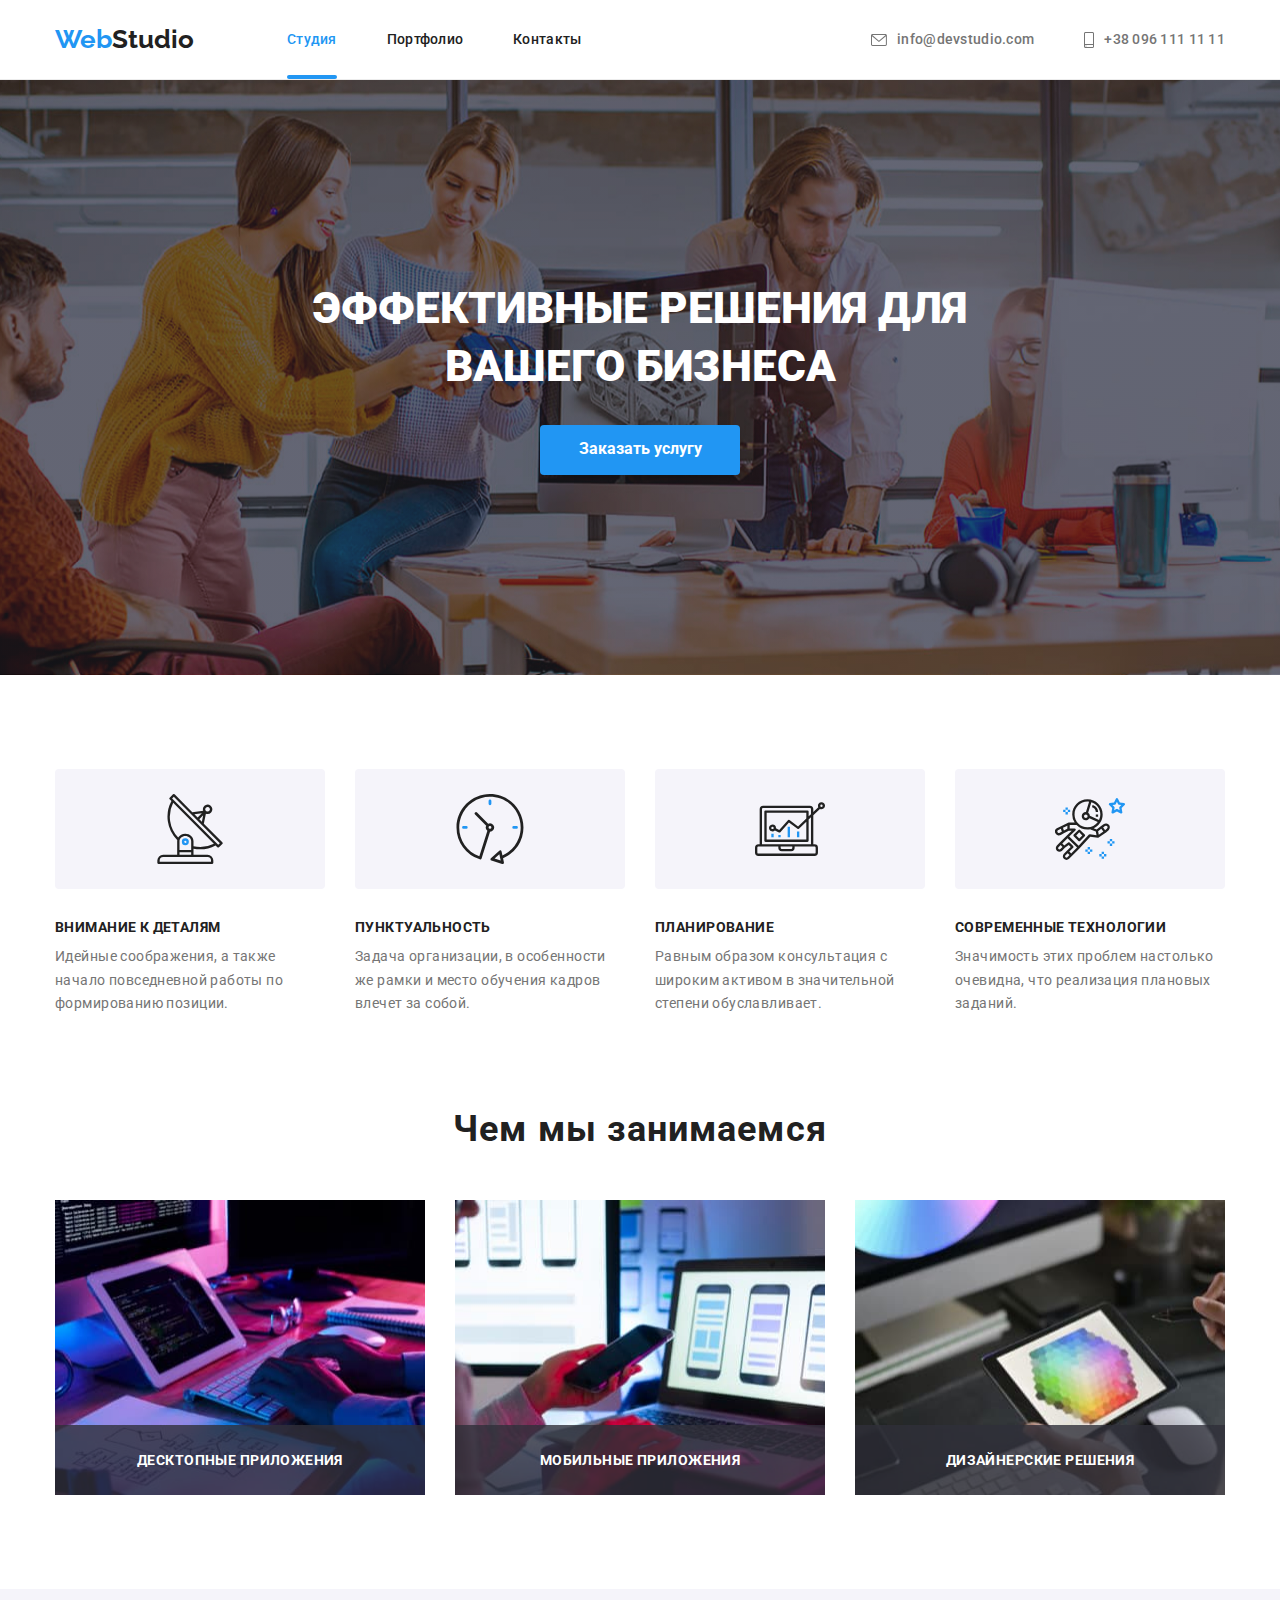
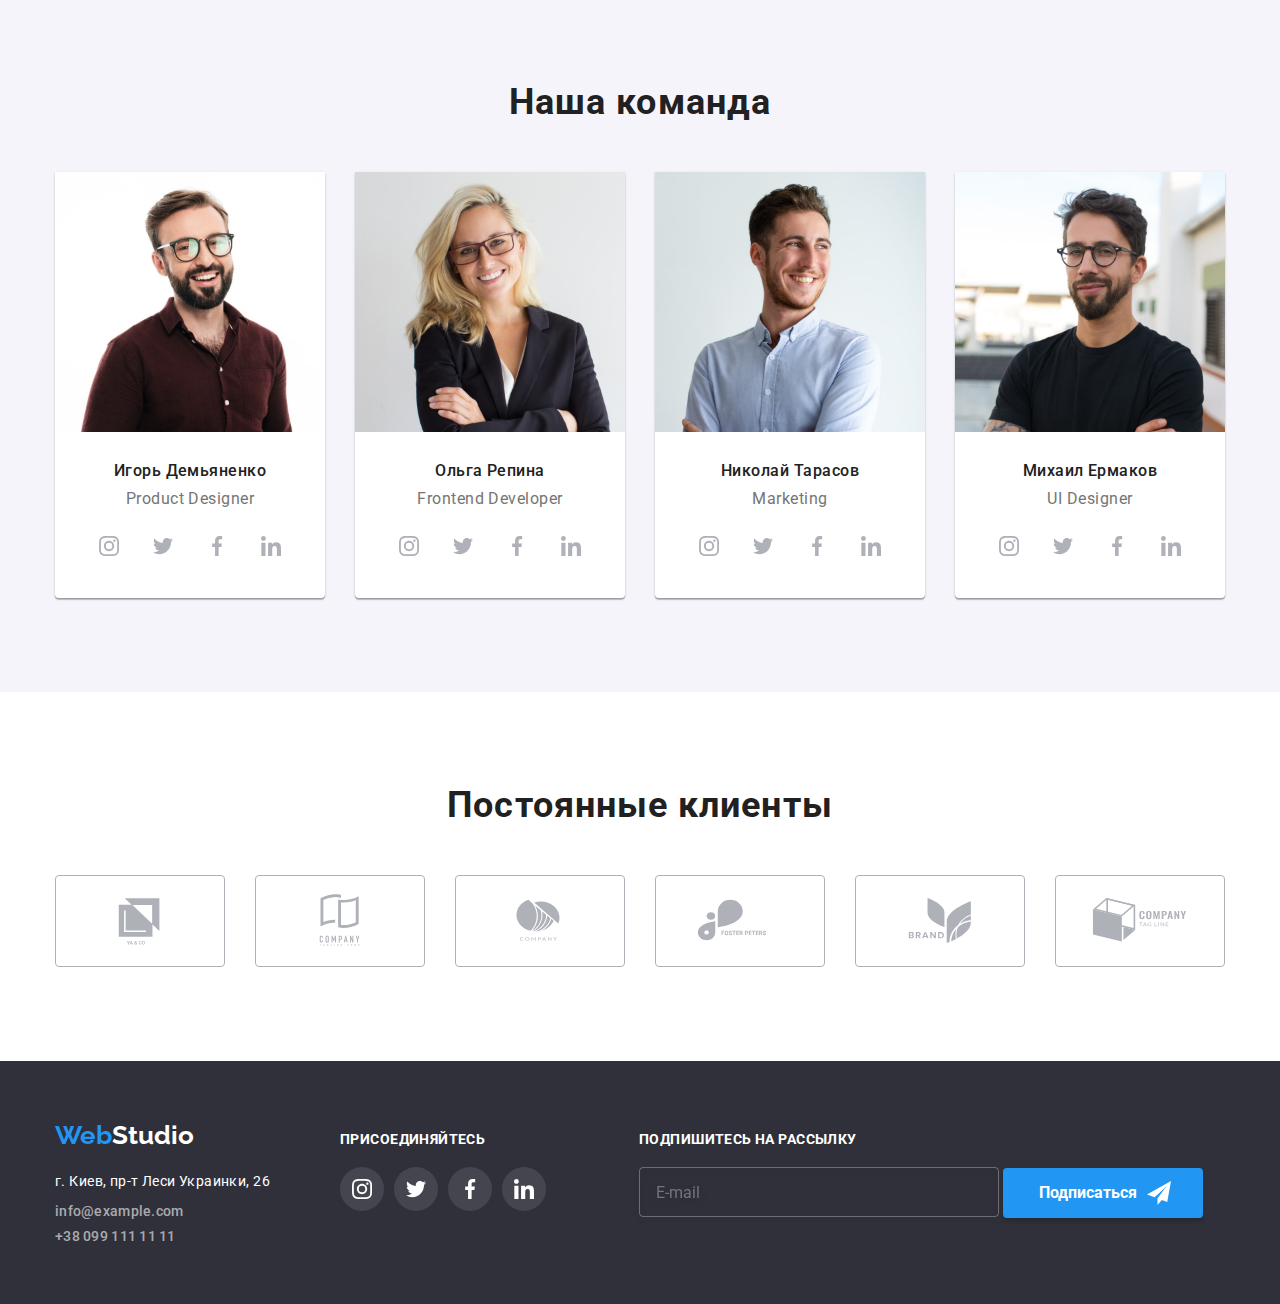
<file: index.html>
<!DOCTYPE html>
<html lang="ru">
  <head>
    <meta charset="UTF-8" />
    <meta http-equiv="X-UA-Compatible" content="IE=edge" />
    <meta name="viewport" content="width=device-width, initial-scale=1.0" />
    <link rel="preconnect" href="https://fonts.googleapis.com" />
    <link rel="preconnect" href="https://fonts.gstatic.com" crossorigin />
    <link
      href="https://fonts.googleapis.com/css2?family=Raleway:wght@700&family=Roboto:wght@400;500;700;900&display=swap"
      rel="stylesheet"
    />
    <link rel="stylesheet" href="./css/main.min.css">
    <title>WebStudio</title>
  </head>
  <body data-page>
    <header>
      <div class="container flex"> 
      <nav class="flex">
        <a href="index.html" class="logo__head logo" lang="en"
          >Web<span class="logo__head--accent">Studio</span>
        </a>
        <ul class="list flex nav">
          <li><a href="index.html" class="nav__link nav__link--current">Студия</a></li>
          <li><a href="portfolio.html" class="nav__link">Портфолио</a></li>
          <li><a href="" class="nav__link">Контакты</a></li>
        </ul>
      </nav>
      <ul class="list flex contacts">
        <li class="contacts__item">
          <a class="contacts__nav" href="mailto:info@devstudio.com" > 
            <svg class="contacts__icon" width="16" height="12"> 
               <use href="./images/icons.svg#icon-mail"></use>
            </svg>info@devstudio.com</a>
        </li>
         <li class="contacts__item">
            <a class="contacts__nav" href="tel:+380961111111" > 
               <svg class="contacts__icon" width="10" height="16"> 
                  <use href="./images/icons.svg#icon-smartphone"></use>
               </svg>+38 096 111 11 11</a>
         </li>
      </ul>
   </div>
    </header>

    <main>
      <section class="hero__section section__wrap section  bg__image__hero"> 
         <div class="container">
           <h1 class="hero__title">Эффективные решения для вашего бизнеса</h1>
           <button type="button" class="hero__button" data-modal-open>Заказать услугу</button>
         </div>
      </section>
      
      <section class="section">
      <div class="container">
        <h2 class="visually__hidden">benefits</h2>
        <ul class="list flex list__benefits">
          <li class="benefit__cards">
            <div class="benefit__link"> 
               <svg class="benefits__icon" width="70" height="70"> 
                  <use href="./images/icons.svg#icon-antenna"></use>
               </svg>
            </div>
            <h3 class="benefit__title">Внимание к деталям</h3>
            <p class="benefit__text">
              Идейные соображения, а также начало повседневной работы по формированию позиции.
            </p>
          </li>

          <li class="benefit__cards">
            <div class="benefit__link"> 
               <svg class="benefits__icon" width="70" height="70"> 
                  <use href="./images/icons.svg#icon-clock"></use>
               </svg>
            </div>
            <h3 class="benefit__title">Пунктуальность</h3>
            <p class="benefit__text">
              Задача организации, в особенности же рамки и место обучения кадров влечет за собой.
            </p>
          </li>

          <li class="benefit__cards">
            <div class="benefit__link"> 
               <svg class="benefits__icon" width="70" height="70"> 
                  <use href="./images/icons.svg#icon-diagram"></use>
               </svg>
            </div>
            <h3 class="benefit__title">Планирование</h3>
            <p class="benefit__text">
              Равным образом консультация с широким активом в значительной степени обуславливает.
            </p>
          </li>

          <li class="benefit__cards">
            <div class="benefit__link"> 
               <svg class="benefits__icon" width="70" height="70"> 
                  <use href="./images/icons.svg#icon-astronaut"></use>
               </svg>
            </div>
            <h3 class="benefit__title">Современные технологии</h3>
            <p class="benefit__text">
              Значимость этих проблем настолько очевидна, что реализация плановых заданий.
            </p>
          </li>
        </ul>
      </div>
      </section>

      <section class="section">
         <div class="container">
        <h2 class="title">Чем мы занимаемся</h2>
        <ul class="list__work flex">
          <li class="item__list__work">
            <img src="./images/benefits-images/coding_1.jpg" alt="coding 1" width="370" height="295" />
             <div class="list__work--overlay">
               <p class="title__list__work--overlay">Десктопные приложения</p>
            </div>
          </li>
          <li class="item__list__work">
            <img src="./images/benefits-images/coding_mobile.jpg" alt="coding mobile" width="370" height="295" />
            <div class="list__work--overlay">
               <p class="title__list__work--overlay">Мобильные приложения</p>
            </div>
          </li>
          <li class="item__list__work">
            <img src="./images/benefits-images/graphic_tablet.jpg" alt="graphic tablet" width="370" height="295" />
            <div class="list__work--overlay">
               <p class="title__list__work--overlay">Дизайнерские решения</p>
            </div>
          </li>
        </ul>
            </div>
      </section>

      <section class="team__bg section">
      <div class="container">
        <h2 class="title">Наша команда</h2>

        <ul class="list flex list__team">
          <li class="bg__cards">
            <img src="./images/team-images/Igor.jpg" alt="Igor" width="270" height="260" />
            <div class="team__text__card">
            <h3 class="team__name">Игорь Демьяненко</h3>
            <p lang="en" class="team__text">Product Designer</p>
            <ul class="list flex social__list">
               <li class="social__item">
                  <a 
                  class="social__link"
                  href=""
                  rel="noopener nooferrer"
                  target="_blank"
                  aria-label="instagram"
                  >  
                     <svg class="social__icon" width="20" height="20"> 
                        <use href="./images/icons.svg#icon-instagram"></use>
                     </svg>
                  </a>
               </li>
               <li class="social__item">
                  <a 
                  class="social__link"
                  href=""
                  rel="noopener nooferrer"
                  target="_blank"
                  aria-label="twitter"
                  >
                     <svg class="social__icon" width="20" height="20"> 
                        <use href="./images/icons.svg#icon-twitter"></use>
                     </svg>
                  </a>
               </li>
               <li class="social__item">
                  <a 
                  class="social__link"
                  href=""
                  rel="noopener nooferrer"
                  target="_blank"
                  aria-label="facebook"
                  >
                     <svg class="social__icon" width="20" height="20"> 
                        <use href="./images/icons.svg#icon-facebook"></use>
                     </svg>
                  </a>
               </li>
               <li class="social__item">
                  <a 
                  class="social__link"
                  href=""
                  rel="noopener nooferrer"
                  target="_blank"
                  aria-label="linkedin"
                  >
                     <svg class="social__icon" width="20" height="20"> 
                        <use href="./images/icons.svg#icon-linkedin"></use>
                     </svg>
                  </a>
               </li>
            </ul>
            </div>
          </li>

          <li class="bg__cards">
            <img src="./images/team-images/Olga.jpg" alt="Olga" width="270" height="260" />
            <div class="team__text__card">
            <h3 class="team__name">Ольга Репина</h3>
            <p lang="en" class="team__text">Frontend Developer</p>
            <ul class="list flex social__list">
               <li class="social__item">
                  <a 
                  class="social__link"
                  href=""
                  rel="noopener nooferrer"
                  target="_blank"
                  aria-label="instagram"
                  >  
                     <svg class="social__icon" width="20" height="20"> 
                        <use href="./images/icons.svg#icon-instagram"></use>
                     </svg>
                  </a>
               </li>
               <li class="social__item">
                  <a 
                  class="social__link"
                  href=""
                  rel="noopener nooferrer"
                  target="_blank"
                  aria-label="twitter"
                  >
                     <svg class="social__icon" width="20" height="20"> 
                        <use href="./images/icons.svg#icon-twitter"></use>
                     </svg>
                  </a>
               </li>
               <li class="social__item">
                  <a 
                  class="social__link"
                  href=""
                  rel="noopener nooferrer"
                  target="_blank"
                  aria-label="facebook"
                  >
                     <svg class="social__icon" width="20" height="20"> 
                        <use href="./images/icons.svg#icon-facebook"></use>
                     </svg>
                  </a>
               </li>
               <li class="social__item">
                  <a 
                  class="social__link"
                  href=""
                  rel="noopener nooferrer"
                  target="_blank"
                  aria-label="linkedin"
                  >
                     <svg class="social__icon" width="20" height="20"> 
                        <use href="./images/icons.svg#icon-linkedin"></use>
                     </svg>
                  </a>
               </li>
            </ul>
            </div>
          </li>

          <li class="bg__cards">
            <img src="./images/team-images/Nicolai.jpg" alt="Nicolai" width="270" height="260" />
            <div class="team__text__card">
            <h3 class="team__name">Николай Тарасов</h3>
            <p lang="en" class="team__text">Marketing</p>
            <ul class="list flex social__list">
               <li class="social__item">
                  <a 
                  class="social__link"
                  href=""
                  rel="noopener nooferrer"
                  target="_blank"
                  aria-label="instagram"
                  >  
                     <svg class="social__icon" width="20" height="20"> 
                        <use href="./images/icons.svg#icon-instagram"></use>
                     </svg>
                  </a>
               </li>
               <li class="social__item">
                  <a 
                  class="social__link"
                  href=""
                  rel="noopener nooferrer"
                  target="_blank"
                  aria-label="twitter"
                  >
                     <svg class="social__icon" width="20" height="20"> 
                        <use href="./images/icons.svg#icon-twitter"></use>
                     </svg>
                  </a>
               </li>
               <li class="social__item">
                  <a 
                  class="social__link"
                  href=""
                  rel="noopener nooferrer"
                  target="_blank"
                  aria-label="facebook"
                  >
                     <svg class="social__icon" width="20" height="20"> 
                        <use href="./images/icons.svg#icon-facebook"></use>
                     </svg>
                  </a>
               </li>
               <li class="social__item">
                  <a 
                  class="social__link"
                  href=""
                  rel="noopener nooferrer"
                  target="_blank"
                  aria-label="linkedin"
                  >
                     <svg class="social__icon" width="20" height="20"> 
                        <use href="./images/icons.svg#icon-linkedin"></use>
                     </svg>
                  </a>
               </li>
            </ul>
            </div>
          </li>

          <li class="bg__cards">
            <img src="./images/team-images/Mihail.jpg" alt="Mihail" width="270" height="260" />
            <div class="team__text__card">
            <h3 class="team__name">Михаил Ермаков</h3>
            <p lang="en" class="team__text">UI Designer</p>
            <ul class="list flex social__list">
               <li class="social__item">
                  <a 
                  class="social__link"
                  href=""
                  rel="noopener nooferrer"
                  target="_blank"
                  aria-label="instagram"
                  >  
                     <svg class="social__icon" width="20" height="20"> 
                        <use href="./images/icons.svg#icon-instagram"></use>
                     </svg>
                  </a>
               </li>
               <li class="social__item">
                  <a 
                  class="social__link"
                  href=""
                  rel="noopener nooferrer"
                  target="_blank"
                  aria-label="twitter"
                  >
                     <svg class="social__icon" width="20" height="20"> 
                        <use href="./images/icons.svg#icon-twitter"></use>
                     </svg>
                  </a>
               </li>
               <li class="social__item">
                  <a 
                  class="social__link"
                  href=""
                  rel="noopener nooferrer"
                  target="_blank"
                  aria-label="facebook"
                  >
                     <svg class="social__icon" width="20" height="20"> 
                        <use href="./images/icons.svg#icon-facebook"></use>
                     </svg>
                  </a>
               </li>
               <li class="social__item">
                  <a 
                  class="social__link"
                  href=""
                  rel="noopener nooferrer"
                  target="_blank"
                  aria-label="linkedin"
                  >
                     <svg class="social__icon" width="20" height="20"> 
                        <use href="./images/icons.svg#icon-linkedin"></use>
                     </svg>
                  </a>
               </li>
            </ul>
         </div>
          </li>
        </ul>
      </div>
      </section>

      <section class="section">
         <div class="container"> 
            <h2 class="title">Постоянные клиенты</h2>
            <ul class="list flex clients__list">
               <li>
                  <a 
                     class="clients__link"
                     href=""
                     rel="noopener nooferrer"
                     target="_blank"
                     aria-label="Logo-1"
                     > 
                        <svg class="clients__icon" width="106" height="60"> 
                           <use href="./images/icons.svg#icon-Logo-1"></use>
                        </svg>
                  </a>
               </li>
               <li>
                  <a 
                     class="clients__link"
                     href=""
                     rel="noopener nooferrer"
                     target="_blank"
                     aria-label="Logo-2"
                     > 
                        <svg class="clients__icon" width="106" height="60"> 
                           <use href="./images/icons.svg#icon-Logo-2"></use>
                        </svg>
                  </a>
               </li>
               <li>
                  <a 
                     class="clients__link"
                     href=""
                     rel="noopener nooferrer"
                     target="_blank"
                     aria-label="Logo-3"
                     > 
                        <svg class="clients__icon" width="106" height="60"> 
                           <use href="./images/icons.svg#icon-Logo-3"></use>
                        </svg>
                  </a>
               </li>
               <li>
                  <a 
                     class="clients__link"
                     href=""
                     rel="noopener nooferrer"
                     target="_blank"
                     aria-label="Logo-4"
                     > 
                        <svg class="clients__icon" width="106" height="60"> 
                           <use href="./images/icons.svg#icon-Logo-4"></use>
                        </svg>
                  </a>
               </li>
               <li>
                  <a 
                     class="clients__link"
                     href=""
                     rel="noopener nooferrer"
                     target="_blank"
                     aria-label="Logo-5"
                     > 
                        <svg class="clients__icon" width="106" height="60"> 
                           <use href="./images/icons.svg#icon-Logo-5"></use>
                        </svg>
                  </a>
               </li>
               <li>
                  <a 
                     class="clients__link"
                     href=""
                     rel="noopener nooferrer"
                     target="_blank"
                     aria-label="Logo-6"
                     > 
                        <svg class="clients__icon" width="106" height="60"> 
                           <use href="./images/icons.svg#icon-Logo-6"></use>
                        </svg>
                  </a>
               </li>
            </ul>
         </div>
      </section>
    </main>

    <footer class="footer__bg">
      <div class="container flex blocks">
      <div>
      <a href="index.html" lang="en" class="logo__foot"
        >Web<span class="logo__foot--accent">Studio</span></a
      >
      <address>
        <ul class="list foot--align">
          <li class="list__foot__item">
            <a
              href="//www.google.com/maps/place/бул.+Леси+Украинки,+26"
              target="_blank"
              class="address"
              >г. Киев, пр-т Леси Украинки, 26</a
            >
          </li>
          <li class="list__foot__item"><a href="mailto:info@example.com" class="contacts__foot">info@example.com</a></li>
          <li><a href="tel:+380991111111" class="contacts__foot">+38 099 111 11 11</a></li>
        </ul>
      </address>
      </div>
 

      <div  class="foot--rigth__block">
         <p class="foot__title">присоединяйтесь</з>
         <ul class="list flex social__list__foot">
               <li class="social__item">
                  <a 
                  class="social__link__foot"
                  href=""
                  rel="noopener nooferrer"
                  target="_blank"
                  aria-label="instagram"
                  >  
                     <svg class="social__icon__foot" width="20" height="20"> 
                        <use href="./images/icons.svg#icon-instagram"></use>
                     </svg>
                  </a>
               </li>
               <li class="social__item">
                  <a 
                  class="social__link__foot"
                  href=""
                  rel="noopener nooferrer"
                  target="_blank"
                  aria-label="twitter"
                  >
                     <svg class="social__icon__foot" width="20" height="20"> 
                        <use href="./images/icons.svg#icon-twitter"></use>
                     </svg>
                  </a>
               </li>
               <li class="social__item">
                  <a 
                  class="social__link__foot"
                  href=""
                  rel="noopener nooferrer"
                  target="_blank"
                  aria-label="facebook"
                  >
                     <svg class="social__icon__foot" width="20" height="20"> 
                        <use href="./images/icons.svg#icon-facebook"></use>
                     </svg>
                  </a>
               </li>
               <li class="social__item__foot">
                  <a 
                  class="social__link__foot"
                  href=""
                  rel="noopener nooferrer"
                  target="_blank"
                  aria-label="linkedin"
                  >
                     <svg class="social__icon__foot" width="20" height="20"> 
                        <use href="./images/icons.svg#icon-linkedin"></use>
                     </svg>
                  </a>
               </li>
            </ul>
      </div>
      <div class="foot__email__block">
            <p class="foot__title">подпишитесь на рассылку</p>
            <form action="" name="email">
               <label for="user_email" >
                  <input type="email" name="email" placeholder="E-mail" class="foot__email__label"/>
               </label>
               <button type="submit" class="foot__email__btn">
                  <p class="foot__email__btn__text">Подписаться</p> 
                  <svg class="foot__email__btn__icon" width="24" height="24">
                     <use href="./images/icons.svg#icon-send"></use>
                  </svg> 
               </button>
            </form>
      </div>
      </div>
    </footer>


    <div class="backdrop is__hidden" data-modal>
      <div class="modal">
         <button type="button" class="modal__btn" data-modal-close>
            <svg class="modal__btn__icon" width="11" height="11"> 
               <use href="./images/icons.svg#icon-close"></use>
            </svg>
         </button>

         
         <form name="signup_form" novalidate class="modal__form">
         <strong class="modal__title">Оставьте свои данные, мы вам перезвоним</strong>
            <div class="form__group">
            <label class="modal__label">
              <span class="modal__text">Имя</span> 
              <input type="text" name="name" class="modal__input"  placeholder=""/>
              <svg class="modal__form__icon" width="18" height="18">
              <use href="./images/icons.svg#icon-person"></use>
              </svg>
            </label>

            <label class="modal__label">
              <span class="modal__text">Телефон</span> 
              <input type="tel" name="telephone" class="modal__input"  placeholder=""/>
              <svg class="modal__form__icon" width="18" height="18">
              <use href="./images/icons.svg#icon-phone"></use>
              </svg>
            </label>

            <label class="modal__label">
              <span class="modal__text">Почта</span> 
              <input type="email" name="email" class="modal__input"  placeholder=""/>
              <svg class="modal__form__icon" width="18" height="18">
              <use href="./images/icons.svg#icon-email"></use>
              </svg>
            </label>

            
            <label class="modal__label">
               <span class="modal__text">Комменатрий</span> 
               <textarea name="feedback" rows="5" placeholder="Введите текст" class="modal__textarea"></textarea>
            </label>
         </div>

            <label class="flex modal__checkbox">
               <input type="checkbox" name="licens" value=" " checked class="licens__checkbox visually__hidden"/>
               <svg class="icon__licens" width="16" height="15">
               <use class="icon__licens--unchecked" href="./images/icons.svg#icon-first-checkbox"></use>
               <use class="icon__licens--checked" href="./images/icons.svg#icon-second-checkbox"></use>
               </svg>
               <span class="modal__licens__text">Соглашаюсь с рассылкой и принимаю 
                  <a href="" class="modal__licens__link">Условия договора</a> 
               </span>
            </label>

            <button type="submit" class="modal__form__btn">Отправить</button>
         </form>
         
      </div>
    </div>
   <script src="./js/modal.js"></script>
  </body>
</html>
</file>
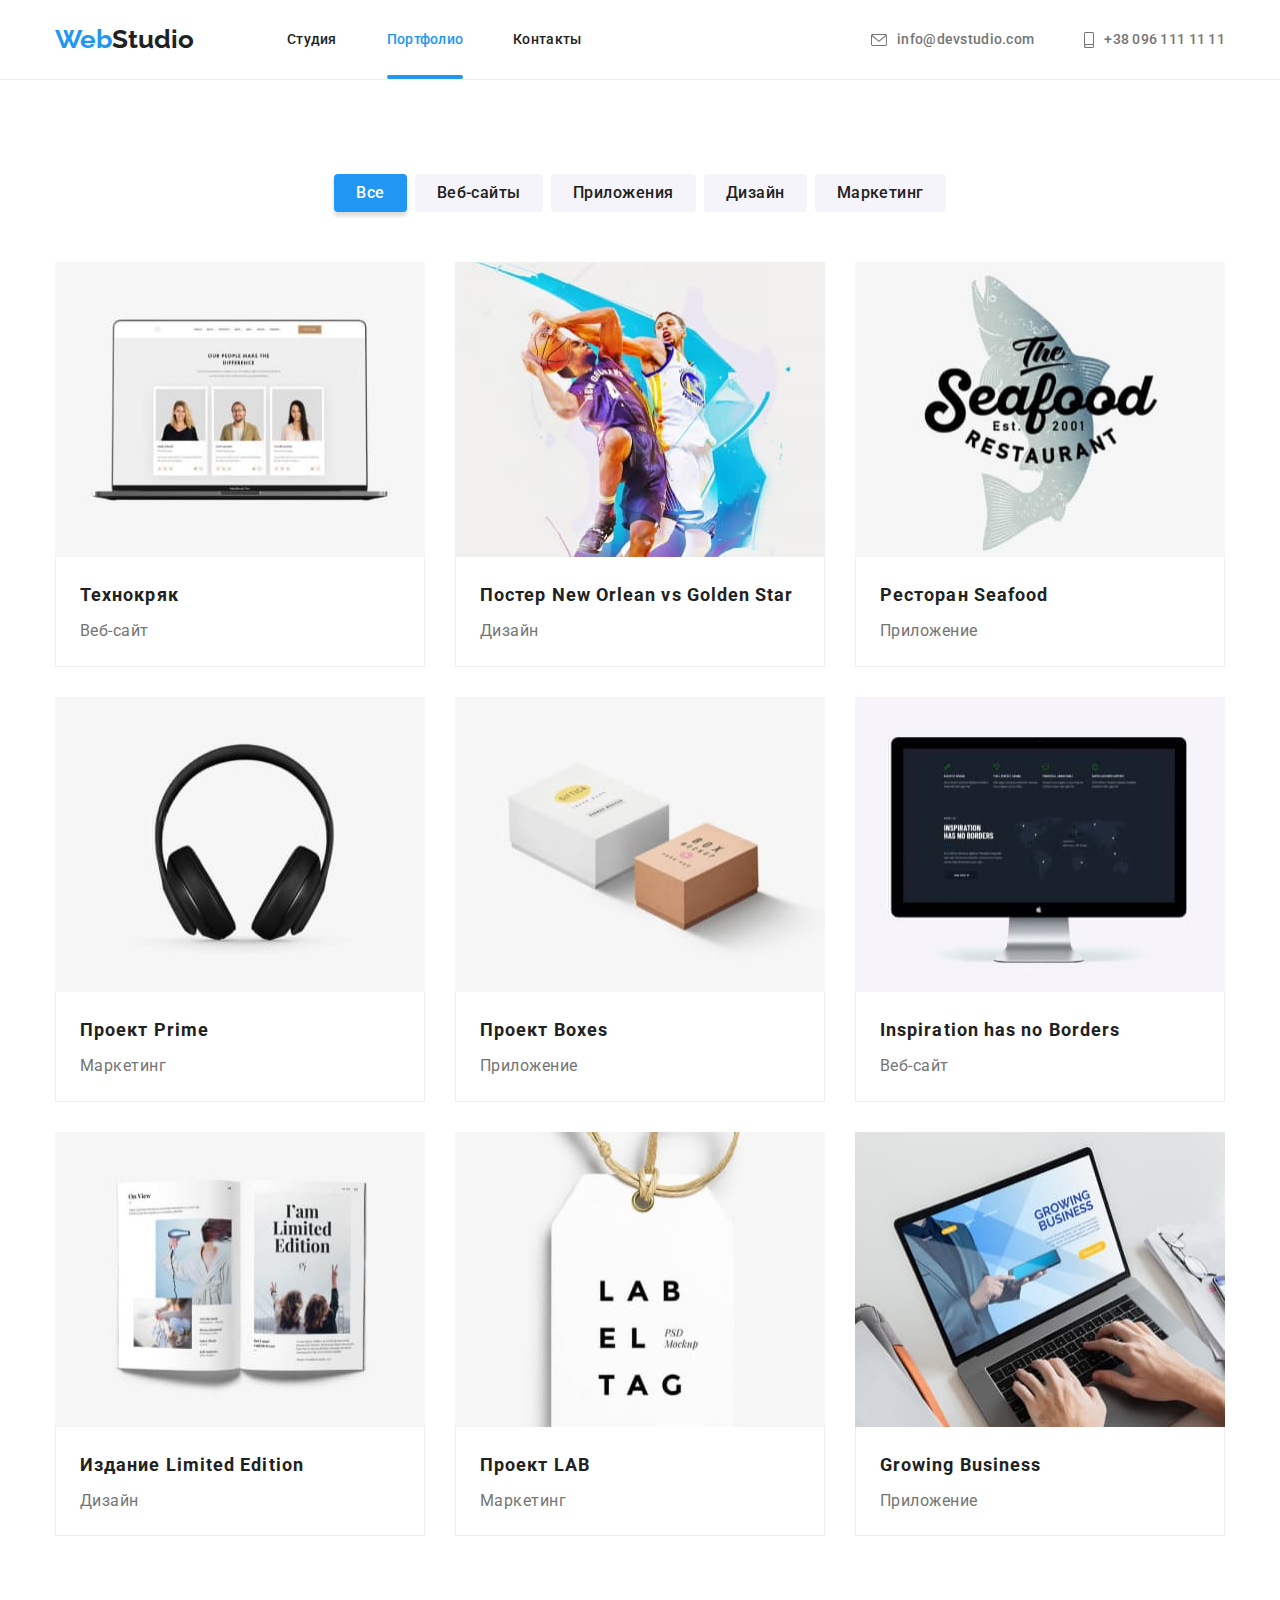
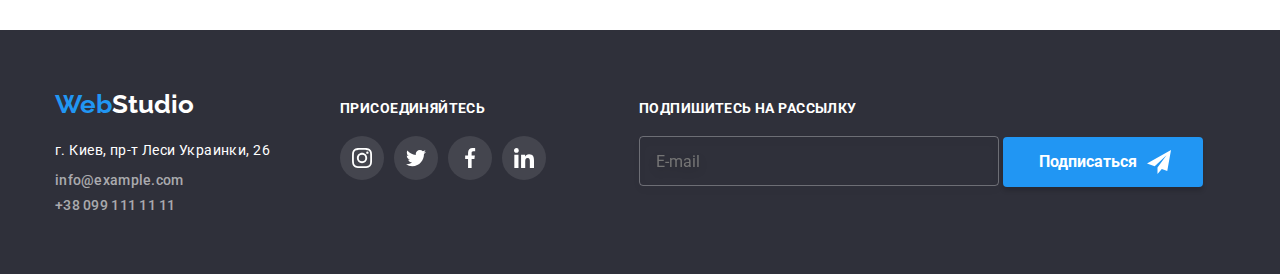
<file: portfolio.html>
<!DOCTYPE html>
<html lang="en">
  <head>
    <meta charset="UTF-8" />
    <meta http-equiv="X-UA-Compatible" content="IE=edge" />
    <meta name="viewport" content="width=device-width, initial-scale=1.0" />
    <link rel="preconnect" href="https://fonts.googleapis.com" />
    <link rel="preconnect" href="https://fonts.gstatic.com" crossorigin />
    <link
      href="https://fonts.googleapis.com/css2?family=Raleway:wght@700&family=Roboto:wght@400;500;700;900&display=swap"
      rel="stylesheet"
    />
    <link rel="stylesheet" href="./css/main.min.css">
    <title>WebStudio</title>
  </head>
  <body>
    <header>
      <div class="container flex"> 
      <nav class="flex">
        <a href="index.html" class="logo__head logo" lang="en"
          >Web<span class="logo__head--accent">Studio</span>
        </a>
        <ul class="list flex nav">
          <li><a href="index.html" class="nav__link">Студия</a></li>
          <li><a href="portfolio.html" class="nav__link nav__link--current">Портфолио</a></li>
          <li><a href="" class="nav__link">Контакты</a></li>
        </ul>
      </nav>
      <ul class="list flex contacts">
        <li class="contacts__item">
          <a class="contacts__nav" href="mailto:info@devstudio.com" > 
            <svg class="contacts__icon" width="16" height="12"> 
               <use href="./images/icons.svg#icon-mail"></use>
            </svg>info@devstudio.com</a>
        </li>
         <li class="contacts__item">
            <a class="contacts__nav" href="tel:+380961111111" > 
               <svg class="contacts__icon" width="10" height="16"> 
                  <use href="./images/icons.svg#icon-smartphone"></use>
               </svg>+38 096 111 11 11</a>
         </li>
      </ul>
   </div>
    </header>

    <main>
      <section class="portfolio__section">
      <div class="container">
        <h2 class="visually__hidden">navigation buttons</h2>
        <ul class="list flex__btn">
          <li><button type="button" class="nav__butons nav__butons--current">Все</button></li>
          <li><button type="button" class="nav__butons">Веб-сайты</button></li>
          <li><button type="button" class="nav__butons">Приложения</button></li>
          <li><button type="button" class="nav__butons">Дизайн</button></li>
          <li><button type="button" class="nav__butons">Маркетинг</button></li>
        </ul>

        <ul class="list wrap__portfolio--flex">
          <li>
            <a href="" class="portfolio__card">
            <div class="portfolio__item">
              <img
                src="./images/images-portfolio/notebook_white.jpg"
                alt="notebook"
                width="370"
                height="295"
              /> 
              <div class="portfolio--overlay">
                  <p class="portfolio__text--overlay">
                     Ресурс предлагает комплексные предложения с разным уровнем функционала и сервисов.
                     Все это позволит посетителю получить исчерпывающие сведения о компании или частном лице.
                  </p>
              </div>
            </div>
            <div class="text__card">
              <h3 class="portfolio__title">Технокряк</h3>
              <p class="portfolio__text">Веб-сайт</p>
            </div>
            </a>
          </li>
          <li>
            <a href="" class="portfolio__card">
            <div class="portfolio__item">
              <img
                src="./images/images-portfolio/basketball.jpg"
                alt="basketball"
                width="370"
                height="295"
              />
              <div class="portfolio--overlay">
                  <p class="portfolio__text--overlay">
                     Ресурс предлагает комплексные предложения с разным уровнем функционала и сервисов.
                     Все это позволит посетителю получить исчерпывающие сведения о компании или частном лице.
                  </p>
              </div>
            </div>
            <div class="text__card">
              <h3 class="portfolio__title">Постер New Orlean vs Golden Star</h3>
              <p class="portfolio__text">Дизайн</p>
            </div>
            </a>
          </li>
          <li>
            <a href="" class="portfolio__card">
            <div class="portfolio__item">
              <img
                src="./images/images-portfolio/restaurant_logo.jpg"
                alt="restauran"
                width="370"
                height="295"
              />
              <div class="portfolio--overlay">
                  <p class="portfolio__text--overlay">
                     Ресурс предлагает комплексные предложения с разным уровнем функционала и сервисов.
                     Все это позволит посетителю получить исчерпывающие сведения о компании или частном лице.
                  </p>
              </div>
            </div>
            <div class="text__card">
              <h3 class="portfolio__title">Ресторан Seafood</h3>
              <p class="portfolio__text">Приложение</p>
            </div>
            </a>
          </li>
          <li>
            <a href="" class="portfolio__card">
            <div class="portfolio__item">
              <img src="./images/images-portfolio/headphones.jpg" alt="Prime" width="370" height="295" />
              <div class="portfolio--overlay">
                  <p class="portfolio__text--overlay">
                     Ресурс предлагает комплексные предложения с разным уровнем функционала и сервисов.
                     Все это позволит посетителю получить исчерпывающие сведения о компании или частном лице.
                  </p>
              </div>
            </div>
            <div class="text__card">
              <h3 class="portfolio__title">Проект Prime</h3>
              <p class="portfolio__text">Маркетинг</p>
            </div>
            </a>
          </li>
          <li>
            <a href="" class="portfolio__card">
            <div class="portfolio__item">
              <img src="./images/images-portfolio/boxes.jpg" alt="boxes" width="370" height="295" />
              <div class="portfolio--overlay">
                  <p class="portfolio__text--overlay">
                     Ресурс предлагает комплексные предложения с разным уровнем функционала и сервисов.
                     Все это позволит посетителю получить исчерпывающие сведения о компании или частном лице.
                  </p>
              </div>
            </div>
            <div class="text__card">
              <h3 class="portfolio__title">Проект Boxes</h3>
              <p class="portfolio__text">Приложение</p>
            </div>
            </a>
          </li>
          <li>
            <a href="" class="portfolio__card">
            <div class="portfolio__item">
              <img src="./images/images-portfolio/computer.jpg" alt="computer" width="370" height="295" />
              <div class="portfolio--overlay">
                  <p class="portfolio__text--overlay">
                     Ресурс предлагает комплексные предложения с разным уровнем функционала и сервисов.
                     Все это позволит посетителю получить исчерпывающие сведения о компании или частном лице.
                  </p>
              </div>
            </div>
            <div class="text__card">
              <h3 class="portfolio__title">Inspiration has no Borders</h3>
              <p class="portfolio__text">Веб-сайт</p>
            </div>
            </a>
          </li>
          <li>
            <a href="" class="portfolio__card">
            <div class="portfolio__item">
              <img src="./images/images-portfolio/magazin.jpg" alt="magazin" width="370" height="295" />
              <div class="portfolio--overlay">
                  <p class="portfolio__text--overlay">
                     Ресурс предлагает комплексные предложения с разным уровнем функционала и сервисов.
                     Все это позволит посетителю получить исчерпывающие сведения о компании или частном лице.
                  </p>
              </div>
            </div>
            <div class="text__card">
              <h3 class="portfolio__title">Издание Limited Edition</h3>
              <p class="portfolio__text">Дизайн</p>
            </div>
            </a>
          </li>
          <li>
            <a href="" class="portfolio__card">
               <div class="portfolio__item">
              <img src="./images/images-portfolio/lable.jpg" alt="LAB" width="370" height="295" />
              <div class="portfolio--overlay">
                  <p class="portfolio__text--overlay">
                     Ресурс предлагает комплексные предложения с разным уровнем функционала и сервисов.
                     Все это позволит посетителю получить исчерпывающие сведения о компании или частном лице.
                  </p>
              </div>
            </div>
            <div class="text__card">
              <h3 class="portfolio__title">Проект LAB</h3>
              <p class="portfolio__text">Маркетинг</p>
            </div>
            </a>
          </li>
          <li>
            <a href="" class="portfolio__card">
               <div class="portfolio__item">
              <img
                src="./images/images-portfolio/landing.jpg"
                alt="Growing Business"
                width="370"
                height="295"
              />
              <div class="portfolio--overlay">
                  <p class="portfolio__text--overlay">
                     Ресурс предлагает комплексные предложения с разным уровнем функционала и сервисов.
                     Все это позволит посетителю получить исчерпывающие сведения о компании или частном лице.
                  </p>
              </div>
            </div>
            <div class="text__card">
              <h3 class="portfolio__title">Growing Business</h3>
              <p class="portfolio__text">Приложение</p>
            </div>
            </a>
          </li>
        </ul>
      </div>
      </section>
    </main>

        <footer class="footer__bg">
      <div class="container flex blocks">
      <div>
      <a href="index.html" lang="en" class="logo__foot"
        >Web<span class="logo__foot--accent">Studio</span></a
      >
      <address>
        <ul class="list foot--align">
          <li class="list__foot__item">
            <a
              href="//www.google.com/maps/place/бул.+Леси+Украинки,+26"
              target="_blank"
              class="address"
              >г. Киев, пр-т Леси Украинки, 26</a
            >
          </li>
          <li class="list__foot__item"><a href="mailto:info@example.com" class="contacts__foot">info@example.com</a></li>
          <li><a href="tel:+380991111111" class="contacts__foot">+38 099 111 11 11</a></li>
        </ul>
      </address>
      </div>
 

      <div  class="foot--rigth__block">
         <p class="foot__title">присоединяйтесь</з>
         <ul class="list flex social__list__foot">
               <li class="social__item">
                  <a 
                  class="social__link__foot"
                  href=""
                  rel="noopener nooferrer"
                  target="_blank"
                  aria-label="instagram"
                  >  
                     <svg class="social__icon__foot" width="20" height="20"> 
                        <use href="./images/icons.svg#icon-instagram"></use>
                     </svg>
                  </a>
               </li>
               <li class="social__item">
                  <a 
                  class="social__link__foot"
                  href=""
                  rel="noopener nooferrer"
                  target="_blank"
                  aria-label="twitter"
                  >
                     <svg class="social__icon__foot" width="20" height="20"> 
                        <use href="./images/icons.svg#icon-twitter"></use>
                     </svg>
                  </a>
               </li>
               <li class="social__item">
                  <a 
                  class="social__link__foot"
                  href=""
                  rel="noopener nooferrer"
                  target="_blank"
                  aria-label="facebook"
                  >
                     <svg class="social__icon__foot" width="20" height="20"> 
                        <use href="./images/icons.svg#icon-facebook"></use>
                     </svg>
                  </a>
               </li>
               <li class="social__item__foot">
                  <a 
                  class="social__link__foot"
                  href=""
                  rel="noopener nooferrer"
                  target="_blank"
                  aria-label="linkedin"
                  >
                     <svg class="social__icon__foot" width="20" height="20"> 
                        <use href="./images/icons.svg#icon-linkedin"></use>
                     </svg>
                  </a>
               </li>
            </ul>
      </div>
      <div class="foot__email__block">
            <p class="foot__title">подпишитесь на рассылку</p>
            <form action="" name="email">
               <label for="user_email" >
                  <input type="email" name="email" placeholder="E-mail" class="foot__email__label"/>
               </label>
               <button type="submit" class="foot__email__btn">
                  <p class="foot__email__btn__text">Подписаться</p> 
                  <svg class="foot__email__btn__icon" width="24" height="24">
                     <use href="./images/icons.svg#icon-send"></use>
                  </svg> 
               </button>
            </form>
      </div>
      </div>
    </footer>
  </body>
</html>
</file>
<file: css/main.min.css>
:root{--cubic: 250ms cubic-bezier(0.4, 0, 0.2, 1);--main-fonts: "Roboto", sans-serif;--logo-fonts: "Raleway", sans-serif;--dark-bg-color: #2f303a;--light-bg-color: #f5f4fa;--main-text-color: #212121;--accent-text-color: #2196f3}.visually__hidden{position:absolute;width:1px;height:1px;margin:-1px;border:0;padding:0;white-space:nowrap;-webkit-clip-path:inset(100%);clip-path:inset(100%);clip:rect(0 0 0 0);overflow:hidden}/*! modern-normalize v1.1.0 | MIT License | https://github.com/sindresorhus/modern-normalize */*,::before,::after{-webkit-box-sizing:border-box;box-sizing:border-box}html{line-height:1.15;-webkit-text-size-adjust:100%;-moz-tab-size:4;-o-tab-size:4;tab-size:4}body{margin:0;font-family:system-ui,-apple-system,"Segoe UI",Roboto,Helvetica,Arial,sans-serif,"Apple Color Emoji","Segoe UI Emoji"}hr{height:0;color:inherit}abbr[title]{-webkit-text-decoration:underline dotted;text-decoration:underline dotted}b,strong{font-weight:bolder}code,kbd,samp,pre{font-family:ui-monospace,SFMono-Regular,Consolas,"Liberation Mono",Menlo,monospace;font-size:1em}small{font-size:80%}sub,sup{font-size:75%;line-height:0;position:relative;vertical-align:baseline}sub{bottom:-0.25em}sup{top:-0.5em}table{text-indent:0;border-color:inherit}button,input,optgroup,select,textarea{font-family:inherit;font-size:100%;line-height:1.15;margin:0}button,select{text-transform:none}button,[type=button],[type=reset],[type=submit]{-webkit-appearance:button}::-moz-focus-inner{border-style:none;padding:0}:-moz-focusring{outline:1px dotted ButtonText}:-moz-ui-invalid{box-shadow:none}legend{padding:0}progress{vertical-align:baseline}::-webkit-inner-spin-button,::-webkit-outer-spin-button{height:auto}[type=search]{-webkit-appearance:textfield;outline-offset:-2px}::-webkit-search-decoration{-webkit-appearance:none}::-webkit-file-upload-button{-webkit-appearance:button;font:inherit}summary{display:list-item}body{font-family:var(--main-fonts),sans-serif;color:var(--main-text-color)}header{border-bottom:1px solid #ececec}h1,h2,h3,h4,h5,h6,p,ul{margin:0;padding:0}img{display:block}.list{list-style:none}.no__scroll{overflow:hidden}.title{margin-bottom:50px;font-weight:700;font-size:36px;line-height:1.1;text-align:center;letter-spacing:.03em;color:var(--main-text-color)}.flex{display:-webkit-box;display:-ms-flexbox;display:flex;-webkit-box-align:center;-ms-flex-align:center;align-items:center}.section{padding-top:94px;padding-bottom:94px}.section:nth-child(2){padding-bottom:0}.container{width:1200px;padding-right:15px;padding-left:15px;margin-left:auto;margin-right:auto}.foot__email__block{margin-left:93px}.foot__email__label{padding-left:16px;width:360px;height:50px;display:-webkit-inline-box;display:-ms-inline-flexbox;display:inline-flex;-webkit-box-align:center;-ms-flex-align:center;align-items:center;background-color:rgba(0,0,0,0);color:rgba(255,255,255,.6);border:1px solid rgba(255,255,255,.3);-webkit-filter:drop-shadow(0px 4px 4px rgba(0, 0, 0, 0.15));filter:drop-shadow(0px 4px 4px rgba(0, 0, 0, 0.15));border-radius:4px}.foot__email__btn{width:200px;height:50px;margin-right:12px;display:-webkit-inline-box;display:-ms-inline-flexbox;display:inline-flex;-webkit-box-align:center;-ms-flex-align:center;align-items:center;text-align:center;background-color:var(--accent-text-color);background:#2196f3;border:0;-webkit-box-shadow:0px 4px 4px rgba(0,0,0,.15);box-shadow:0px 4px 4px rgba(0,0,0,.15);border-radius:4px;-webkit-transition:var(--cubic);transition:var(--cubic);cursor:pointer}.foot__email__btn:hover,.foot__email__btn:focus{background-color:#188ce8}.foot__email__btn__text{font-family:var(--main-fonts);font-weight:700;font-size:16px;line-height:30px;color:#fff;margin-left:30px;margin-right:10px}.foot__email__btn__icon{fill:#fff}.modal__form{padding:40px}.modal__label{display:block;text-align:left;margin-bottom:6px;position:relative}.modal__label:nth-child(4){margin-bottom:20px}.modal__text{display:inline-block;margin-bottom:5px;font-family:var(--main-fonts);font-weight:400;font-size:12px;line-height:14px;color:#757575}.modal__input{border:1px solid rgba(33,33,33,.2);border-radius:4px;padding:10px;padding-left:42px;width:100%;outline:rgba(0,0,0,0);-webkit-transition:var(--cubic);transition:var(--cubic)}.modal__label:hover .modal__input,.modal__label:focus-within .modal__input{border-color:var(--accent-text-color)}.modal__form__icon{padding:11px auto 11px 12px;position:absolute;bottom:10px;left:15px;-webkit-transition:var(--cubic);transition:var(--cubic)}.modal__label:hover .modal__form__icon,.modal__label:focus-within .modal__form__icon{fill:var(--accent-text-color)}.modal__textarea{padding-left:16px;padding-top:12px;height:120px;width:450px;resize:none;border:1px solid rgba(33,33,33,.2);border-radius:4px;font-family:var(--main-fonts);font-weight:400;font-size:12px;line-height:14px;letter-spacing:.01em;color:rgba(117,117,117,.5);-webkit-transition:var(--cubic);transition:var(--cubic)}.modal__label:hover .modal__textarea,.modal__label:focus-within .modal__textarea{border-color:var(--accent-text-color);outline:rgba(0,0,0,0)}.modal__checkbox{-webkit-box-align:center;-ms-flex-align:center;align-items:center;-webkit-box-pack:center;-ms-flex-pack:center;justify-content:center;gap:10px}.modal__checkbox:focus-within{fill:var(--accent-text-color)}.icon__licens--checked{opacity:0;-webkit-transition:opacity var(--cubic);transition:opacity var(--cubic)}.licens__checkbox:checked+.icon__licens .icon__licens--checked{opacity:1}.licens__checkbox:checked+.icon__licens .icon__licens--unchecked{opacity:0;-webkit-transition:opacity var(--cubic);transition:opacity var(--cubic)}.modal__licens__text{font-family:var(--main-fonts);font-weight:400;font-size:14px;line-height:24px;letter-spacing:.03em;color:#757575;-webkit-user-select:none;-moz-user-select:none;-ms-user-select:none;user-select:none}.modal__licens__link{font-family:var(--main-fonts);font-weight:400;font-size:14px;line-height:24px;letter-spacing:.03em;color:#2196f3;text-underline-position:under}.modal__form__btn{display:block;margin:30px auto 0;width:200px;height:50px;background:#2196f3;-webkit-box-shadow:0px 4px 4px rgba(0,0,0,.15);box-shadow:0px 4px 4px rgba(0,0,0,.15);border-radius:4px;border:0;font-family:var(--main-fonts);font-weight:700;font-size:16px;line-height:30px;letter-spacing:.06em;color:#fff;-webkit-transition:var(--cubic);transition:var(--cubic)}.modal__form__btn:hover,.modal__form__btn:focus{background-color:#188ce8}.logo__head{font-family:var(--logo-fonts);font-weight:700;font-size:26px;line-height:1.1;text-decoration:none;color:var(--accent-text-color)}.logo__head--accent{color:var(--main-text-color)}.nav{margin-left:93px;gap:50px}.nav__link{padding-top:32px;padding-bottom:32px;font-weight:500;font-size:14px;line-height:1.1;letter-spacing:.02em;text-decoration:none;color:var(--main-text-color);display:block;-webkit-transition:color var(--cubic);transition:color var(--cubic)}.nav__link:hover,.nav__link:focus{color:var(--accent-text-color)}.nav__link--current{position:relative;color:var(--accent-text-color)}.nav__link--current::after{content:"";position:absolute;bottom:0;display:block;width:100%;height:4px;background:#2196f3;border-radius:2px}.contacts{margin-left:auto;gap:50px}.contacts__item{display:-webkit-box;display:-ms-flexbox;display:flex}.contacts__nav{-webkit-box-align:center;-ms-flex-align:center;align-items:center;display:-webkit-box;display:-ms-flexbox;display:flex;font-weight:500;font-size:14px;line-height:1.1;letter-spacing:.02em;text-decoration:none;color:#757575;-webkit-transition:color var(--cubic);transition:color var(--cubic)}.contacts__nav:hover,.contacts__nav:focus{color:var(--accent-text-color)}.contacts__icon{fill:currentColor;margin-right:10px;-webkit-transition:fill var(--cubic);transition:fill var(--cubic)}.contacts__icon:hover,.contacts__icon:focus{fill:var(--accent-text-color)}.section__wrap{padding-top:200px;padding-bottom:200px;text-align:center}.hero__section{background:var(--dark-bg-color)}.hero__title{width:700px;margin:0 auto;text-transform:uppercase;font-weight:900;font-size:44px;line-height:1.3;color:#fff}.hero__button{-webkit-box-shadow:0px 4px 4px rgba(0,0,0,.15);box-shadow:0px 4px 4px rgba(0,0,0,.15);border:none;border-radius:4px;margin-top:30px;min-height:50px;min-width:200px;padding:10px 32px;font-weight:700;font-size:16px;line-height:1.8;color:#fff;cursor:pointer;background-color:var(--accent-text-color);-webkit-transition:background-color var(--cubic);transition:background-color var(--cubic)}.hero__button:hover,.hero__button:focus{background-color:#188ce8}.bg__image__hero{max-width:1600px;margin-left:auto;margin-right:auto;background-repeat:no-repeat;background-image:-webkit-gradient(linear, left top, right top, from(rgba(47, 48, 58, 0.4)), to(rgba(47, 48, 58, 0.4))),url(../images/background.jpg);background-image:linear-gradient(to right, rgba(47, 48, 58, 0.4), rgba(47, 48, 58, 0.4)),url(../images/background.jpg);background-position:center}.list__benefits{-webkit-box-align:center;-ms-flex-align:center;align-items:center;-webkit-box-pack:center;-ms-flex-pack:center;justify-content:center;gap:30px}.benefit__link{-webkit-box-align:center;-ms-flex-align:center;align-items:center;-webkit-box-pack:center;-ms-flex-pack:center;justify-content:center;display:-webkit-box;display:-ms-flexbox;display:flex;width:270px;height:120px;margin-bottom:30px;background:#f5f4fa;border-radius:4px}.benefit__cards{width:270px}.benefit__title{font-weight:700;font-size:14px;line-height:16px;letter-spacing:.03em;text-transform:uppercase;color:var(--main-text-color)}.benefit__text{margin-top:10px;font-weight:400;font-size:14px;line-height:1.7;letter-spacing:.03em;color:#757575}.list__work{list-style:none;gap:30px}.list__work--overlay{bottom:0;position:absolute;width:100%;height:70px;background:rgba(47,48,58,.8);display:-webkit-box;display:-ms-flexbox;display:flex;-webkit-box-pack:center;-ms-flex-pack:center;justify-content:center;-webkit-box-align:center;-ms-flex-align:center;align-items:center}.item__list__work{position:relative}.title__list__work--overlay{font-family:var(--main-fonts);font-weight:700;font-size:14px;line-height:16px;text-align:center;letter-spacing:.03em;text-transform:uppercase;color:#fff}.team__bg{background-color:var(--light-bg-color)}.team__name{font-weight:500;font-size:16px;line-height:1.1;text-align:center;letter-spacing:.03em;color:var(--main-text-color)}.list__team{gap:30px}.team__text{margin-top:10px;font-weight:400;font-size:16px;line-height:1.1;text-align:center;letter-spacing:.03em;color:#757575;margin-bottom:16px}.team__text__card{padding:30px 20px}.bg__cards{width:270px;padding:auto;background:#fff;-webkit-box-shadow:0px 1px 3px rgba(0,0,0,.12),0px 1px 1px rgba(0,0,0,.14),0px 2px 1px rgba(0,0,0,.2);box-shadow:0px 1px 3px rgba(0,0,0,.12),0px 1px 1px rgba(0,0,0,.14),0px 2px 1px rgba(0,0,0,.2);border-radius:0px 0px 4px 4px}.social__list{-webkit-box-align:center;-ms-flex-align:center;align-items:center;-webkit-box-pack:center;-ms-flex-pack:center;justify-content:center;gap:10px}.social__link{-webkit-box-align:center;-ms-flex-align:center;align-items:center;-webkit-box-pack:center;-ms-flex-pack:center;justify-content:center;display:-webkit-box;display:-ms-flexbox;display:flex;width:44px;height:44px;background-color:#fff;border-radius:50%;-webkit-transition:background-color var(--cubic);transition:background-color var(--cubic)}.social__link:hover,.social__link:focus{background-color:#2196f3}.social__icon{fill:#afb1b8;-webkit-transition:fill var(--cubic);transition:fill var(--cubic)}.social__link:hover .social__icon,.social__link:focus .social__icon{fill:#fff}.clients__list{-webkit-box-align:center;-ms-flex-align:center;align-items:center;-webkit-box-pack:center;-ms-flex-pack:center;justify-content:center;gap:30px}.clients__link{width:170px;height:92px;-webkit-box-align:center;-ms-flex-align:center;align-items:center;-webkit-box-pack:center;-ms-flex-pack:center;justify-content:center;display:-webkit-box;display:-ms-flexbox;display:flex;background-color:#fff;border:1px solid #afb1b8;border-radius:4px;-webkit-transition:border var(--cubic);transition:border var(--cubic)}.clients__link:hover,.clients__link:focus{border:1px solid #2196f3}.clients__icon{fill:#afb1b8;-webkit-transition:fill var(--cubic);transition:fill var(--cubic)}.clients__link:hover .clients__icon,.clients__link:focus .clients__icon{fill:#2196f3}.portfolio__section{padding-top:94px;padding-bottom:94px}.nav__butons{background:#f5f4fa;border:none;border-radius:4px;font-weight:500;font-size:16px;line-height:1.6;text-align:center;letter-spacing:.03em;cursor:pointer;color:var(--main-text-color);background:var(--light-bg-color);padding:6px 22px;-webkit-transition:color var(--cubic),background-color var(--cubic),-webkit-box-shadow var(--cubic);transition:color var(--cubic),background-color var(--cubic),-webkit-box-shadow var(--cubic);transition:color var(--cubic),background-color var(--cubic),box-shadow var(--cubic);transition:color var(--cubic),background-color var(--cubic),box-shadow var(--cubic),-webkit-box-shadow var(--cubic)}.nav__butons:hover,.nav__butons:focus{color:#fff;background-color:var(--accent-text-color);-webkit-box-shadow:0px 3px 1px rgba(0,0,0,.1),0px 1px 2px rgba(0,0,0,.08),0px 2px 2px rgba(0,0,0,.12);box-shadow:0px 3px 1px rgba(0,0,0,.1),0px 1px 2px rgba(0,0,0,.08),0px 2px 2px rgba(0,0,0,.12)}.nav__butons--current{background:#2196f3;-webkit-box-shadow:0px 4px 4px rgba(0,0,0,.15);box-shadow:0px 4px 4px rgba(0,0,0,.15);color:#fff;background:var(--accent-text-color)}.flex__btn{-webkit-box-pack:center;-ms-flex-pack:center;justify-content:center;display:-webkit-box;display:-ms-flexbox;display:flex;gap:8px}.wrap__portfolio--flex{padding:0;margin:0;margin-top:50px;display:-webkit-box;display:-ms-flexbox;display:flex;-ms-flex-wrap:wrap;flex-wrap:wrap;gap:30px}.portfolio__card{display:inline-block;background:#fff;cursor:pointer;text-decoration:none;-webkit-transition:-webkit-box-shadow var(--cubic);transition:-webkit-box-shadow var(--cubic);transition:box-shadow var(--cubic);transition:box-shadow var(--cubic), -webkit-box-shadow var(--cubic)}.portfolio__card:hover,.portfolio__card:focus{-webkit-box-shadow:0px 1px 1px rgba(0,0,0,.12),0px 4px 4px rgba(0,0,0,.06),1px 4px 6px rgba(0,0,0,.16);box-shadow:0px 1px 1px rgba(0,0,0,.12),0px 4px 4px rgba(0,0,0,.06),1px 4px 6px rgba(0,0,0,.16)}.text__card{border-left:1px solid #eee;border-right:1px solid #eee;border-bottom:1px solid #eee;padding:20px 24px}.portfolio__title{margin-bottom:4px;font-weight:700;font-size:18px;line-height:2;letter-spacing:.06em;color:var(--main-text-color)}.portfolio__text{display:inline;padding-left:0px;font-weight:400;font-size:16px;line-height:1.8;letter-spacing:.03em;color:#757575}.portfolio__text--overlay{font-family:var(--main-fonts);font-weight:400;font-size:18px;line-height:28px;letter-spacing:.03em;color:#fff}.portfolio__item{position:relative;overflow:hidden}.portfolio--overlay{position:absolute;padding:63px 24px;width:100%;height:100%;background:rgba(33,150,243,.9);-webkit-transform:translateY(0);transform:translateY(0);-webkit-transition:-webkit-transform var(--cubic);transition:-webkit-transform var(--cubic);transition:transform var(--cubic);transition:transform var(--cubic), -webkit-transform var(--cubic)}.portfolio__card:hover .portfolio--overlay,.portfolio__card:focus .portfolio--overlay{-webkit-transform:translateY(-100%);transform:translateY(-100%)}.footer__bg{padding-top:60px;padding-bottom:60px;background:var(--dark-bg-color)}.foot--align{padding-left:0}.logo__foot{margin-bottom:20px;display:inline-block;font-family:var(--logo-fonts);font-weight:700;font-size:26px;line-height:1.1;text-decoration:none;color:var(--accent-text-color)}.logo__foot--accent{color:#fff}.list__foot__item{margin-top:0;margin-bottom:10px}.address{display:block;font-style:normal;font-weight:400;font-size:14px;line-height:1.7;letter-spacing:.03em;color:#fff;text-decoration:none}.contacts__foot{display:block;font-style:normal;font-weight:500;font-size:14px;line-height:1.1;letter-spacing:.02em;text-decoration:none;color:rgba(255,255,255,.6)}.blocks{-webkit-box-align:baseline;-ms-flex-align:baseline;align-items:baseline}.foot--rigth__block{margin-left:70px}.foot__title{padding-left:0;display:inline-block;margin-bottom:20px;text-align:center;font-weight:700;font-size:14px;line-height:16px;letter-spacing:.03em;text-transform:uppercase;color:#fff}.social__list__foot{-webkit-box-align:center;-ms-flex-align:center;align-items:center;-webkit-box-pack:center;-ms-flex-pack:center;justify-content:center;gap:10px}.social__link__foot{-webkit-box-align:center;-ms-flex-align:center;align-items:center;-webkit-box-pack:center;-ms-flex-pack:center;justify-content:center;display:-webkit-box;display:-ms-flexbox;display:flex;width:44px;height:44px;background-color:rgba(255,255,255,.1);border-radius:50%;-webkit-transition:background-color var(--cubic);transition:background-color var(--cubic)}.social__link__foot:hover,.social__link__foot:focus{background-color:#2196f3}.social__icon__foot{fill:#fff}.backdrop{position:fixed;left:0px;top:0px;height:100%;width:100%;z-index:1000;display:-webkit-box;display:-ms-flexbox;display:flex;-webkit-box-align:center;-ms-flex-align:center;align-items:center;-webkit-box-pack:center;-ms-flex-pack:center;justify-content:center;background:rgba(0,0,0,.2);-webkit-transition:opacity var(--cubic),visibility var(--cubic);transition:opacity var(--cubic),visibility var(--cubic)}.backdrop.is__hidden{overflow:hidden;opacity:0;visibility:hidden;pointer-events:none}.modal{position:relative;width:530px;min-height:580px;background:#fff;border-radius:4px;-webkit-box-shadow:0px 1px 3px rgba(0,0,0,.12),0px 1px 1px rgba(0,0,0,.14),0px 2px 1px rgba(0,0,0,.2);box-shadow:0px 1px 3px rgba(0,0,0,.12),0px 1px 1px rgba(0,0,0,.14),0px 2px 1px rgba(0,0,0,.2)}.modal__btn{position:absolute;top:8px;right:8px;display:-webkit-box;display:-ms-flexbox;display:flex;-webkit-box-align:center;-ms-flex-align:center;align-items:center;-webkit-box-pack:center;-ms-flex-pack:center;justify-content:center;width:30px;height:30px;padding:0;background:#fff;border:1px solid rgba(0,0,0,.1);border-radius:50%;background-color:rgba(0,0,0,0);cursor:pointer}.modal__btn__icon{-webkit-transition:var(--cubic);transition:var(--cubic)}.modal__btn:hover .modal__btn__icon,.modal__btn:focus .modal__btn__icon{fill:var(--accent-text-color)}.modal__title{font-family:var(--main-fonts);font-weight:700;font-size:20px;line-height:23px;letter-spacing:.03em;color:#212121;margin-bottom:12px;display:block;text-align:center}/*# sourceMappingURL=main.min.css.map */
</file>
